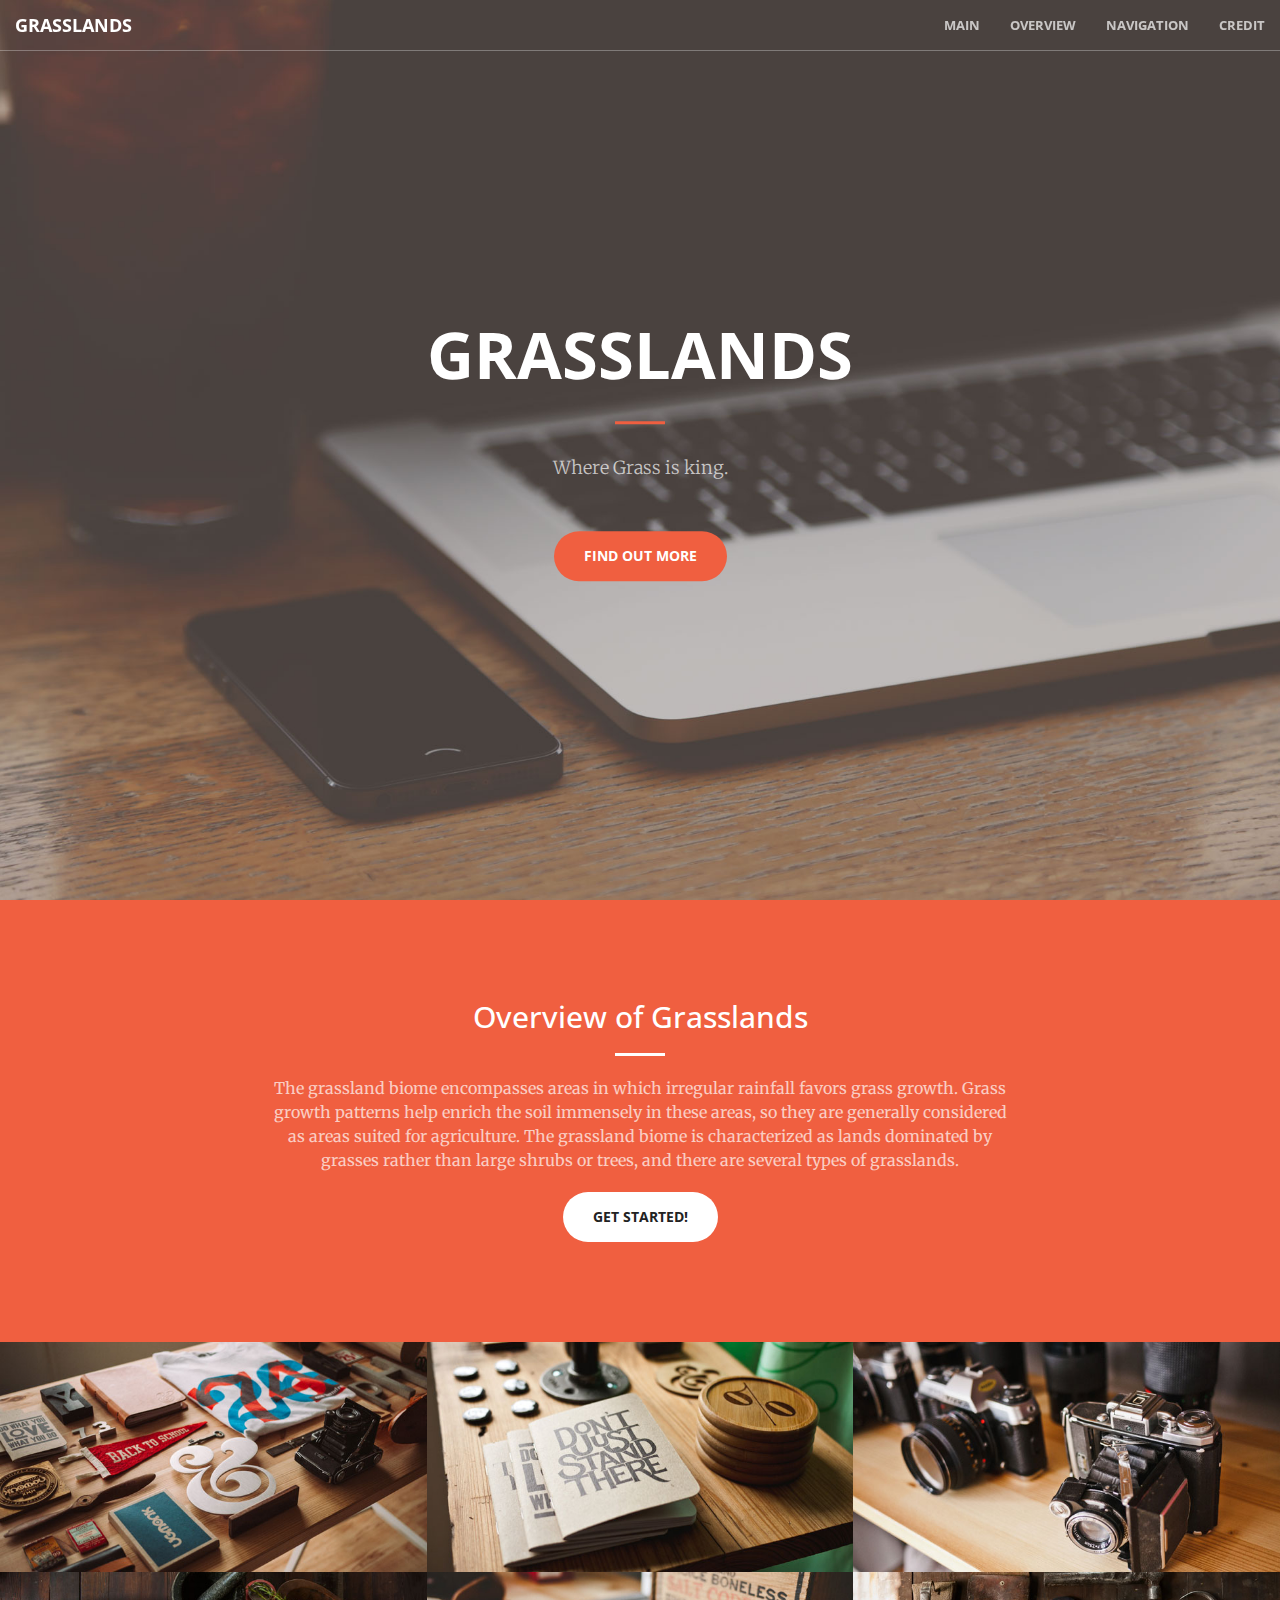
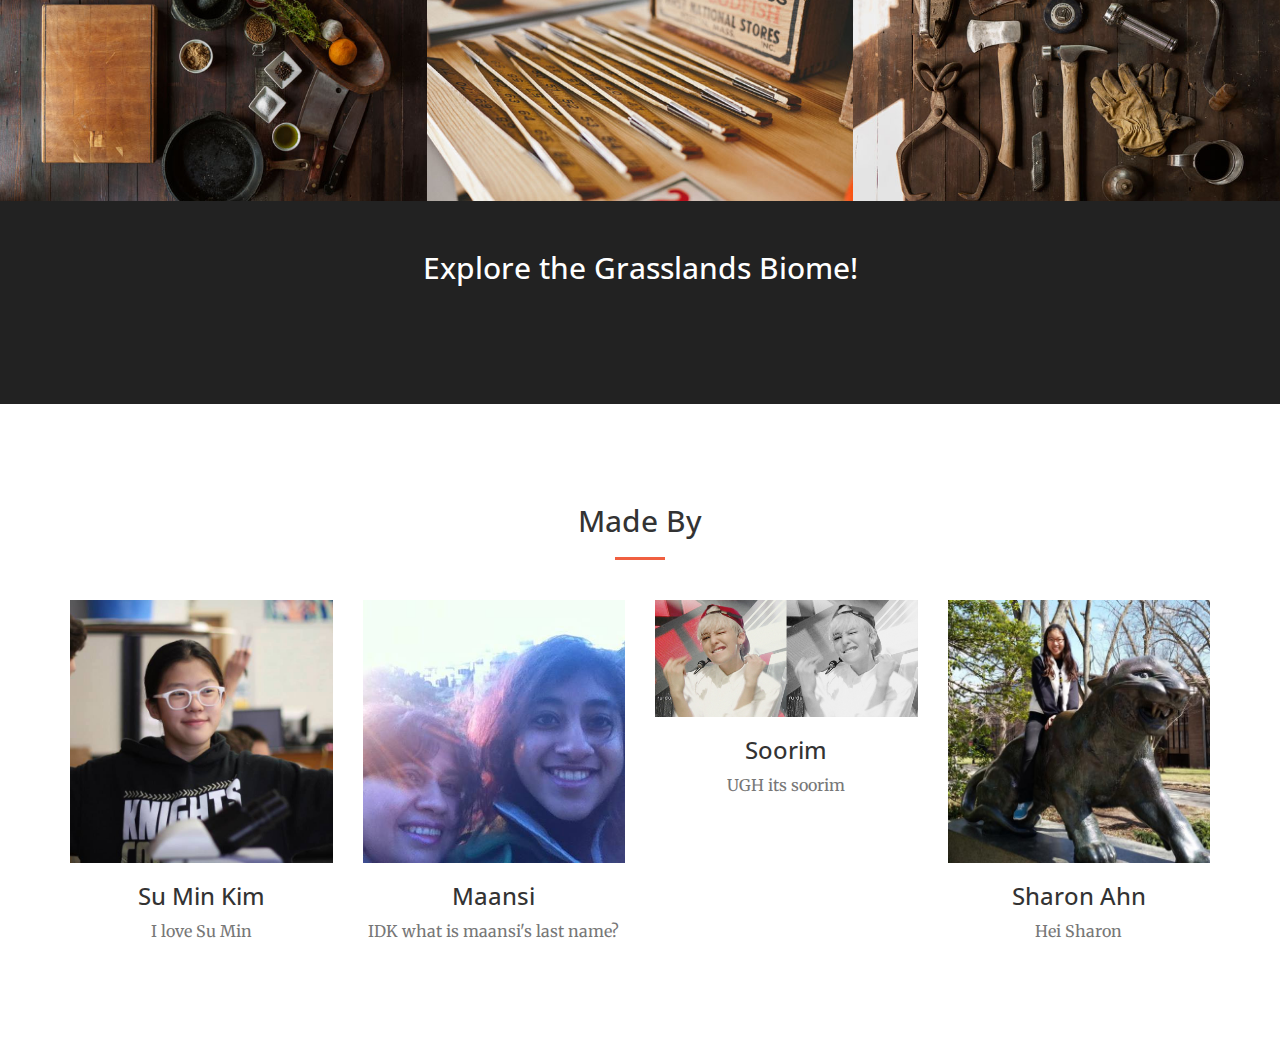
<file: index.html>
<!DOCTYPE html>
<html lang="en">

<head>

    <meta charset="utf-8">

    <title>Grasslands</title>

    <link rel="stylesheet" href="css/bootstrap.min.css" type="text/css">

    <!-- Custom Fonts -->
    <link href='http://fonts.googleapis.com/css?family=Open+Sans:300italic,400italic,600italic,700italic,800italic,400,300,600,700,800' rel='stylesheet' type='text/css'>
    <link href='http://fonts.googleapis.com/css?family=Merriweather:400,300,300italic,400italic,700,700italic,900,900italic' rel='stylesheet' type='text/css'>
    <link rel="stylesheet" href="font-awesome/css/font-awesome.min.css" type="text/css">

    <!-- Plugin CSS -->
    <link rel="stylesheet" href="css/animate.min.css" type="text/css">

    <!-- Custom CSS -->
    <link rel="stylesheet" href="css/styles.css" type="text/css">
</head>

<body id="page-top">

    
    <!-- NAV BAR -->
    <nav id="mainNav" class="navbar navbar-default navbar-fixed-top">
        <div class="container-fluid">
            <div class="navbar-header">
                <button type="button" class="navbar-toggle collapsed" data-toggle="collapse" data-target="#bs-example-navbar-collapse-1">
                    <span class="sr-only">Toggle navigation</span>
                    <span class="icon-bar"></span>
                    <span class="icon-bar"></span>
                    <span class="icon-bar"></span>
                </button>
                <a class="navbar-brand page-scroll" href="#page-top">Grasslands</a>
            </div>

            <!-- Collect the nav links, forms, and other content for toggling -->
            <div class="collapse navbar-collapse" id="bs-example-navbar-collapse-1">
                <ul class="nav navbar-nav navbar-right">
                    <li><a class="page-scroll" href="#">Main</a></li>
                    <li><a class="page-scroll" href="#about">Overview</a></li>
                    <li><a class="page-scroll" href="#portfolio">Navigation</a></li>
                    <li><a class="page-scroll" href="#services">Credit</a></li>
                </ul>
            </div>
        </div>
    </nav>
    
    <!-- Main Header --> 
    <header>
        <div class="header-content">
            <div class="header-content-inner">
                <h1>Grasslands</h1>
                <hr>
                <p>Where Grass is king.</p>
                <a href="#about" class="btn btn-primary btn-xl page-scroll">Find Out More</a>
            </div>
        </div>
    </header>

    <section class="bg-primary" id="about">
        <div class="container">
            <div class="row">
                <div class="col-lg-8 col-lg-offset-2 text-center">
                    <h2 class="section-heading">Overview of Grasslands</h2>
                    <hr class="light">
                    <p class="text-faded">The grassland biome encompasses areas in which irregular rainfall favors grass growth. Grass growth patterns help enrich the soil immensely in these areas, so they are generally considered as areas suited for agriculture. The grassland biome is characterized as lands dominated by grasses rather than large shrubs or trees, and there are several types of grasslands.
</p>
                    <a href="#portfolio" class="btn btn-default btn-xl">Get Started!</a>
                </div>
            </div>
        </div>
    </section>

    <section class="no-padding" id="portfolio">
        <div class="container-fluid">
            <div class="row no-gutter">
                <div class="col-lg-4 col-sm-6">
                    <a href="intro.html" class="portfolio-box">
                        <img src="img/portfolio/1.jpg" class="img-responsive" alt="">
                        <div class="portfolio-box-caption">
                            <div class="portfolio-box-caption-content">
                                <div class="project-category text-faded">
                                    Intro
                                </div>
                                <div class="project-name">
                                    Su Min Kim
                                </div>
                            </div>
                        </div>
                    </a>
                </div>
                <div class="col-lg-4 col-sm-6">
                    <a href="animal.html" class="portfolio-box">
                        <img src="img/portfolio/2.jpg" class="img-responsive" alt="">
                        <div class="portfolio-box-caption">
                            <div class="portfolio-box-caption-content">
                                <div class="project-category text-faded">
                                    Animal Life
                                </div>
                                <div class="project-name">
                                    Su Min Kim
                                </div>
                            </div>
                        </div>
                    </a>
                </div>
                <div class="col-lg-4 col-sm-6">
                    <a href="plant.html" class="portfolio-box">
                        <img src="img/portfolio/3.jpg" class="img-responsive" alt="">
                        <div class="portfolio-box-caption">
                            <div class="portfolio-box-caption-content">
                                <div class="project-category text-faded">
                                    Plant Life
                                </div>
                                <div class="project-name">
                                    Maansi 
                                </div>
                            </div>
                        </div>
                    </a>
                </div>
                <div class="col-lg-4 col-sm-6">
                    <a href="physical.html" class="portfolio-box">
                        <img src="img/portfolio/4.jpg" class="img-responsive" alt="">
                        <div class="portfolio-box-caption">
                            <div class="portfolio-box-caption-content">
                                <div class="project-category text-faded">
                                    Physical landscape/habitat &amp; weather
                                </div>
                                <div class="project-name">
                                    Soorim
                                </div>
                            </div>
                        </div>
                    </a>
                </div>
                <div class="col-lg-4 col-sm-6">
                    <a href="human.html" class="portfolio-box">
                        <img src="img/portfolio/5.jpg" class="img-responsive" alt="">
                        <div class="portfolio-box-caption">
                            <div class="portfolio-box-caption-content">
                                <div class="project-category text-faded">
                                    Human Influences
                                </div>
                                <div class="project-name">
                                    Sharon Ahn
                                </div>
                            </div>
                        </div>
                    </a>
                </div>
                <div class="col-lg-4 col-sm-6">
                    <a href="#" class="portfolio-box">
                        <img src="img/portfolio/6.jpg" class="img-responsive" alt="">
                        <div class="portfolio-box-caption">
                            <div class="portfolio-box-caption-content">
                                <div class="project-category text-faded">
                                    Bibliography
                                </div>
                                <div class="project-name">
                                    
                                </div>
                            </div>
                        </div>
                    </a>
                </div>
            </div>
        </div>
    </section>

    <aside class="bg-dark">
        <div class="container text-center">
            <div class="call-to-action">
                <h2>Explore the Grasslands Biome!</h2>
                <a href="intro.html" class="btn btn-default btn-xl wow tada">Intro</a>
            </div>
        </div>
    </aside>

        <section id="services">
        <div class="container">
            <div class="row">
                <div class="col-lg-12 text-center">
                    <h2 class="section-heading">Made By</h2>
                    <hr class="primary">
                </div>
            </div>
        </div>
        <div class="container">
            <div class="row">
                <div class="col-lg-3 col-md-6 text-center">
                    <div class="service-box">
                        <img src="img/credit/profile.jpg" class="credit">
                        <h3>Su Min Kim</h3>
                        <p class="text-muted">I love Su Min</p>
                    </div>
                </div>
                <div class="col-lg-3 col-md-6 text-center">
                    <div class="service-box">
                        <img src="img/credit/maansi.jpg" class="credit">
                        <h3>Maansi</h3>
                        <p class="text-muted">IDK what is maansi's last name?</p>
                    </div>
                </div>
                <div class="col-lg-3 col-md-6 text-center">
                    <div class="service-box">
                        <img src="img/credit/GD.jpg" class="credit">
                        <h3>Soorim</h3>
                        <p class="text-muted">UGH its soorim </p>
                    </div>
                </div>
                <div class="col-lg-3 col-md-6 text-center">
                    <div class="service-box">
                        <img src="img/credit/sharon.jpg" class="credit">
                        <h3>Sharon Ahn</h3>
                        <p class="text-muted">Hei Sharon</p>
                    </div>
                </div>
            </div>
        </div>
    </section>

    <!-- jQuery -->
    <script src="js/jquery.js"></script>

    <!-- Bootstrap Core JavaScript -->
    <script src="js/bootstrap.min.js"></script>

    <!-- Plugin JavaScript -->
    <script src="js/jquery.easing.min.js"></script>
    <script src="js/jquery.fittext.js"></script>
    <script src="js/wow.min.js"></script>

    <!-- Custom Theme JavaScript -->
    <script src="js/creative.js"></script>

</body>

</html>
</file>
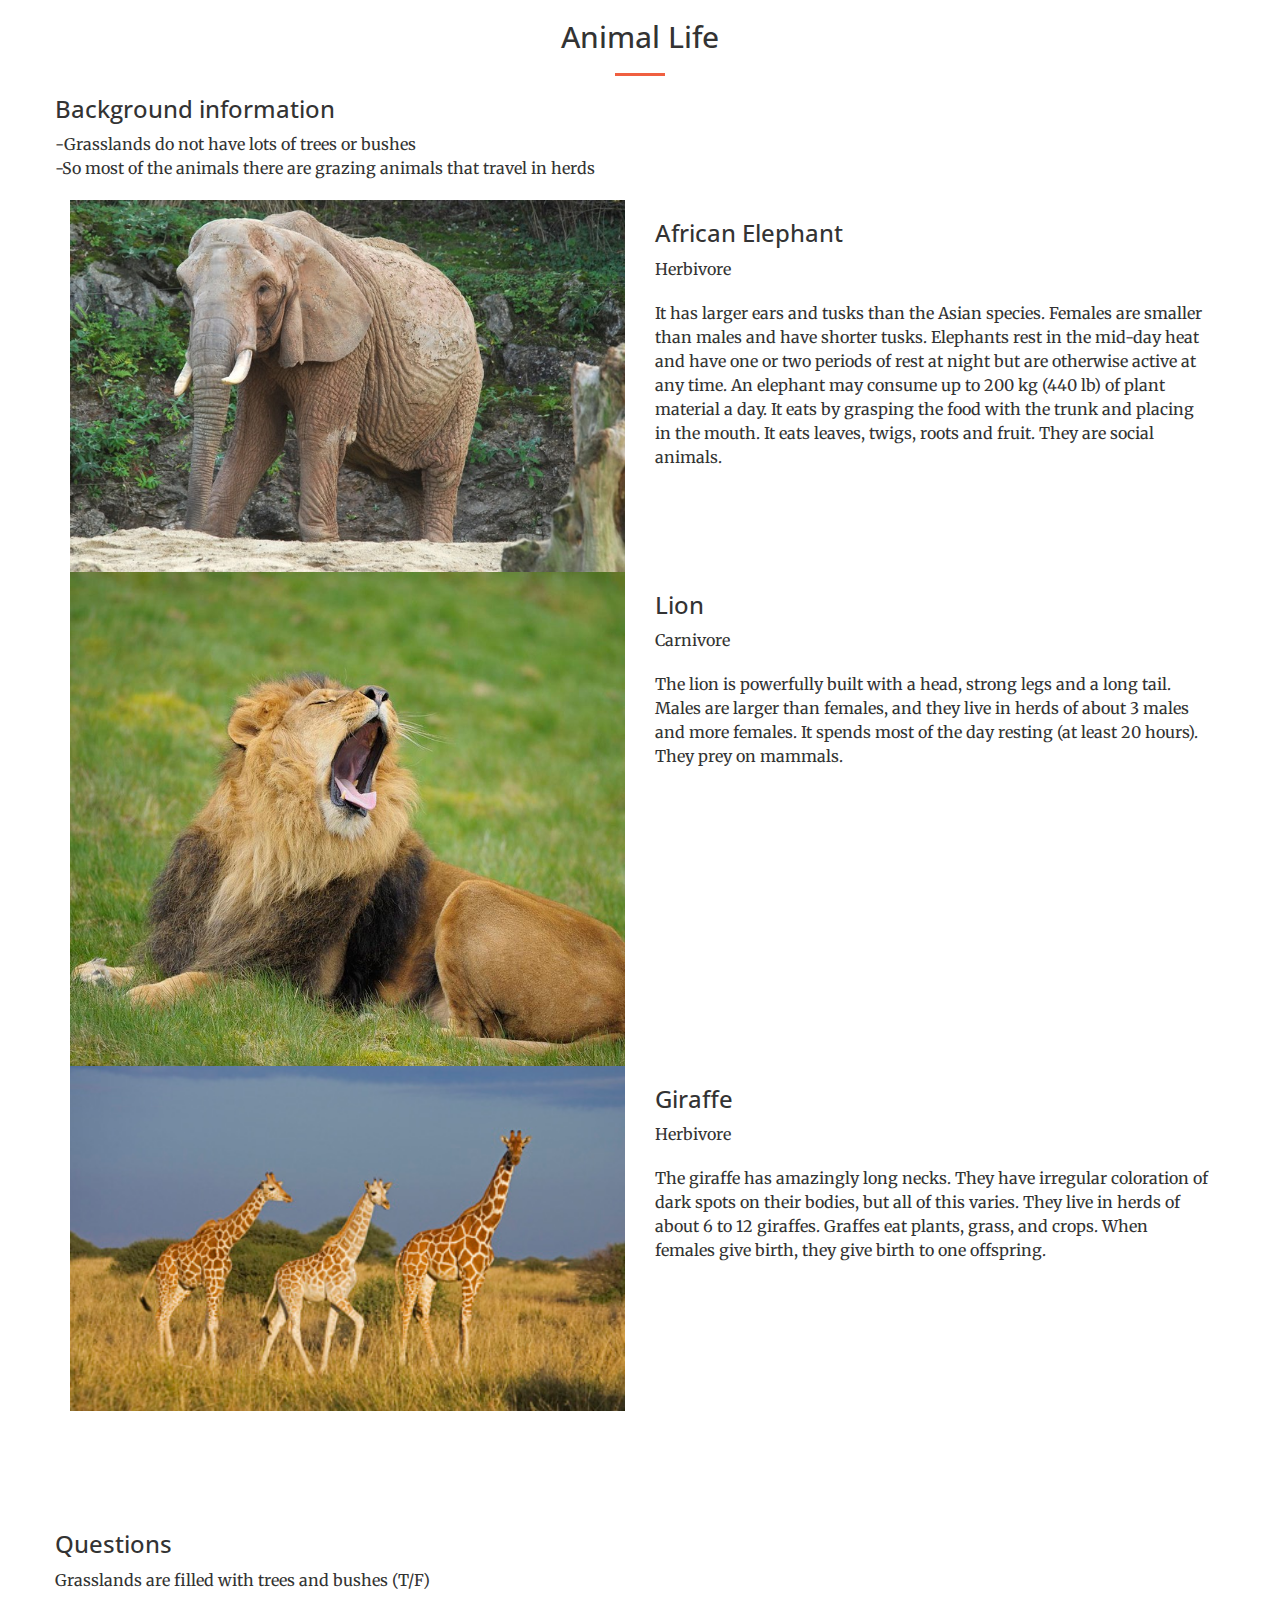
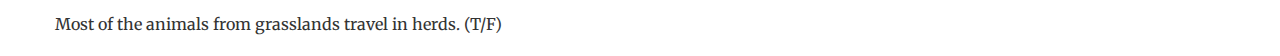
<file: animal.html>
<!DOCTYPE html>
<html lang="en">

<head>

    <meta charset="utf-8">

    <title>Grasslands</title>

    <link rel="stylesheet" href="css/bootstrap.min.css" type="text/css">

    <!-- Custom Fonts -->
    <link href='http://fonts.googleapis.com/css?family=Open+Sans:300italic,400italic,600italic,700italic,800italic,400,300,600,700,800' rel='stylesheet' type='text/css'>
    <link href='http://fonts.googleapis.com/css?family=Merriweather:400,300,300italic,400italic,700,700italic,900,900italic' rel='stylesheet' type='text/css'>
    <link rel="stylesheet" href="font-awesome/css/font-awesome.min.css" type="text/css">

    <!-- Plugin CSS -->
    <link rel="stylesheet" href="css/animate.min.css" type="text/css">

    <!-- Custom CSS -->
    <link rel="stylesheet" href="css/styles.css" type="text/css">
</head>
<body>
    <div class="container">
        <div class="row">
            <div class="col-lg-12 text-center">
                <h2 class="section-heading" style="margin-top:20px">Animal Life</h2>
                <hr class="primary">
            </div>
            <h3>Background information</h3>
            <p>-Grasslands do not have lots of trees or bushes
<br>-So most of the animals there are grazing animals that travel in herds
</p>
        </div>
            <div class="row">
                <div class="col-md-6"><img class="animal-pic" src="img/animals/1.jpeg"></div>
                <div class="col-md-6">
                    <h3>African Elephant</h3>
                    <p>Herbivore</p>
                    <p>It has larger ears and tusks than the Asian species. Females are smaller than males and have shorter tusks. Elephants rest in the mid-day heat and have one or two periods of rest at night but are otherwise active at any time. An elephant may consume up to 200 kg (440 lb) of plant material a day. It eats by grasping the food with the trunk and placing in the mouth. It eats leaves, twigs, roots and fruit. They are social animals.</p>
                </div>
            </div>
            <div class="row">
                <div class="col-md-6"><img class="animal-pic" src="img/animals/2.jpg"></div>
                <div class="col-md-6">
                    <h3>Lion</h3>
                    <p>Carnivore</p>
                    <p>The lion is powerfully built with a head, strong legs and a long tail. Males are larger than females, and they live in herds of about 3 males and more females. It spends most of the day resting (at least 20 hours). They prey on mammals.</p>
                </div>
            </div>
            <div class="row">
                <div class="col-md-6"><img class="animal-pic" src="img/animals/3.jpg"></div>
                <div class="col-md-6">
                    <h3>Giraffe</h3>
                    <p>Herbivore</p>
                    <p>The giraffe has amazingly long necks. They have irregular coloration of dark spots on their bodies, but all of this varies. They live in herds of about 6 to 12 giraffes. Graffes eat plants, grass, and crops. When females give birth, they give birth to one offspring. </p>
                </div>
            </div>
            <div class="row" style="margin-top:100px">
                <h3>Questions</h3>
                <p>Grasslands are filled with trees and bushes (T/F)</p>
                <p>Most of the animals from grasslands travel in herds. (T/F)</p>
            </div>
        </div>
</body>
</html>
</file>
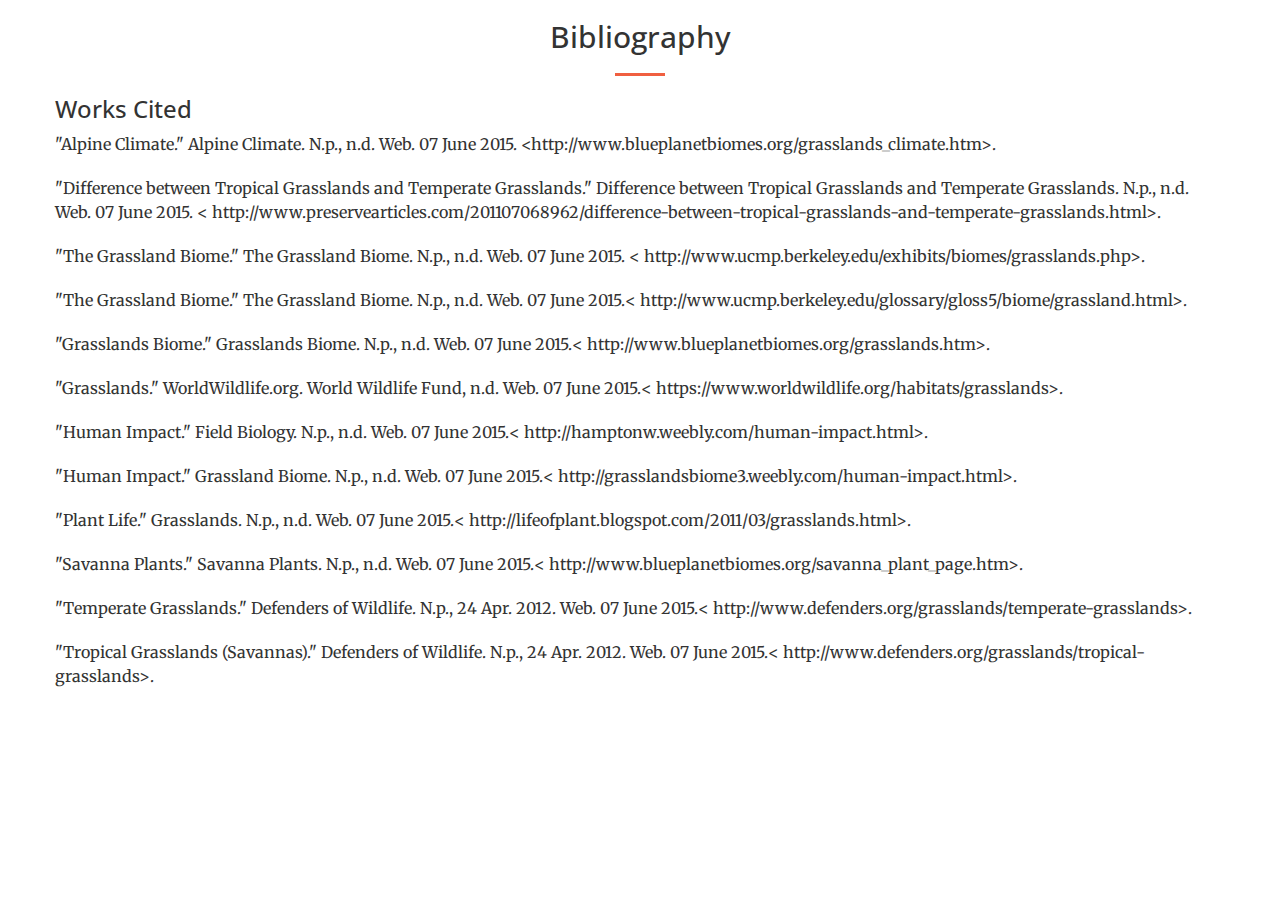
<file: bibliography.html>
<!DOCTYPE html>
<html lang="en">

<head>

    <meta charset="utf-8">

    <title>Grasslands</title>

    <link rel="stylesheet" href="css/bootstrap.min.css" type="text/css">

    <!-- Custom Fonts -->
    <link href='http://fonts.googleapis.com/css?family=Open+Sans:300italic,400italic,600italic,700italic,800italic,400,300,600,700,800' rel='stylesheet' type='text/css'>
    <link href='http://fonts.googleapis.com/css?family=Merriweather:400,300,300italic,400italic,700,700italic,900,900italic' rel='stylesheet' type='text/css'>
    <link rel="stylesheet" href="font-awesome/css/font-awesome.min.css" type="text/css">

    <!-- Plugin CSS -->
    <link rel="stylesheet" href="css/animate.min.css" type="text/css">

    <!-- Custom CSS -->
    <link rel="stylesheet" href="css/styles.css" type="text/css">
</head>
<body>
    <div class="container">
    <div class="row">
        <div class="col-lg-12 text-center">
            <h2 class="section-heading" style="margin-top:20px">Bibliography</h2>
            <hr class="primary">
        </div>
        <h3>Works Cited</h3>

    <p>"Alpine Climate." Alpine Climate. N.p., n.d. Web. 07 June 2015. &lt;http://www.blueplanetbiomes.org/grasslands_climate.htm&gt;. </p><p>
"Difference between Tropical Grasslands and Temperate Grasslands." Difference between Tropical Grasslands and Temperate Grasslands. N.p., n.d. Web. 07 June 2015. &lt; http://www.preservearticles.com/201107068962/difference-between-tropical-grasslands-and-temperate-grasslands.html&gt;.</p><p>
        
"The Grassland Biome." The Grassland Biome. N.p., n.d. Web. 07 June 2015. &lt; http://www.ucmp.berkeley.edu/exhibits/biomes/grasslands.php&gt;.</p><p>
        
"The Grassland Biome." The Grassland Biome. N.p., n.d. Web. 07 June 2015.&lt; http://www.ucmp.berkeley.edu/glossary/gloss5/biome/grassland.html&gt;.</p><p>
        
"Grasslands Biome." Grasslands Biome. N.p., n.d. Web. 07 June 2015.&lt; http://www.blueplanetbiomes.org/grasslands.htm&gt;.</p><p>
        
"Grasslands." WorldWildlife.org. World Wildlife Fund, n.d. Web. 07 June 2015.&lt; https://www.worldwildlife.org/habitats/grasslands&gt;.</p><p>
        
"Human Impact." Field Biology. N.p., n.d. Web. 07 June 2015.&lt; 
http://hamptonw.weebly.com/human-impact.html&gt;.</p><p>
        
"Human Impact." Grassland Biome. N.p., n.d. Web. 07 June 2015.&lt; 
http://grasslandsbiome3.weebly.com/human-impact.html&gt;.</p><p>
        
"Plant Life." Grasslands. N.p., n.d. Web. 07 June 2015.&lt;
http://lifeofplant.blogspot.com/2011/03/grasslands.html&gt;.</p><p>
        
"Savanna Plants." Savanna Plants. N.p., n.d. Web. 07 June 2015.&lt; http://www.blueplanetbiomes.org/savanna_plant_page.htm&gt;.</p><p>
        
"Temperate Grasslands." Defenders of Wildlife. N.p., 24 Apr. 2012. Web. 07 June 2015.&lt; http://www.defenders.org/grasslands/temperate-grasslands&gt;.</p><p>
        
"Tropical Grasslands (Savannas)." Defenders of Wildlife. N.p., 24 Apr. 2012. Web. 07 June 2015.&lt; http://www.defenders.org/grasslands/tropical-grasslands&gt;.</p><p>
        </p>
    </div>
    </div>
</body>
</file>
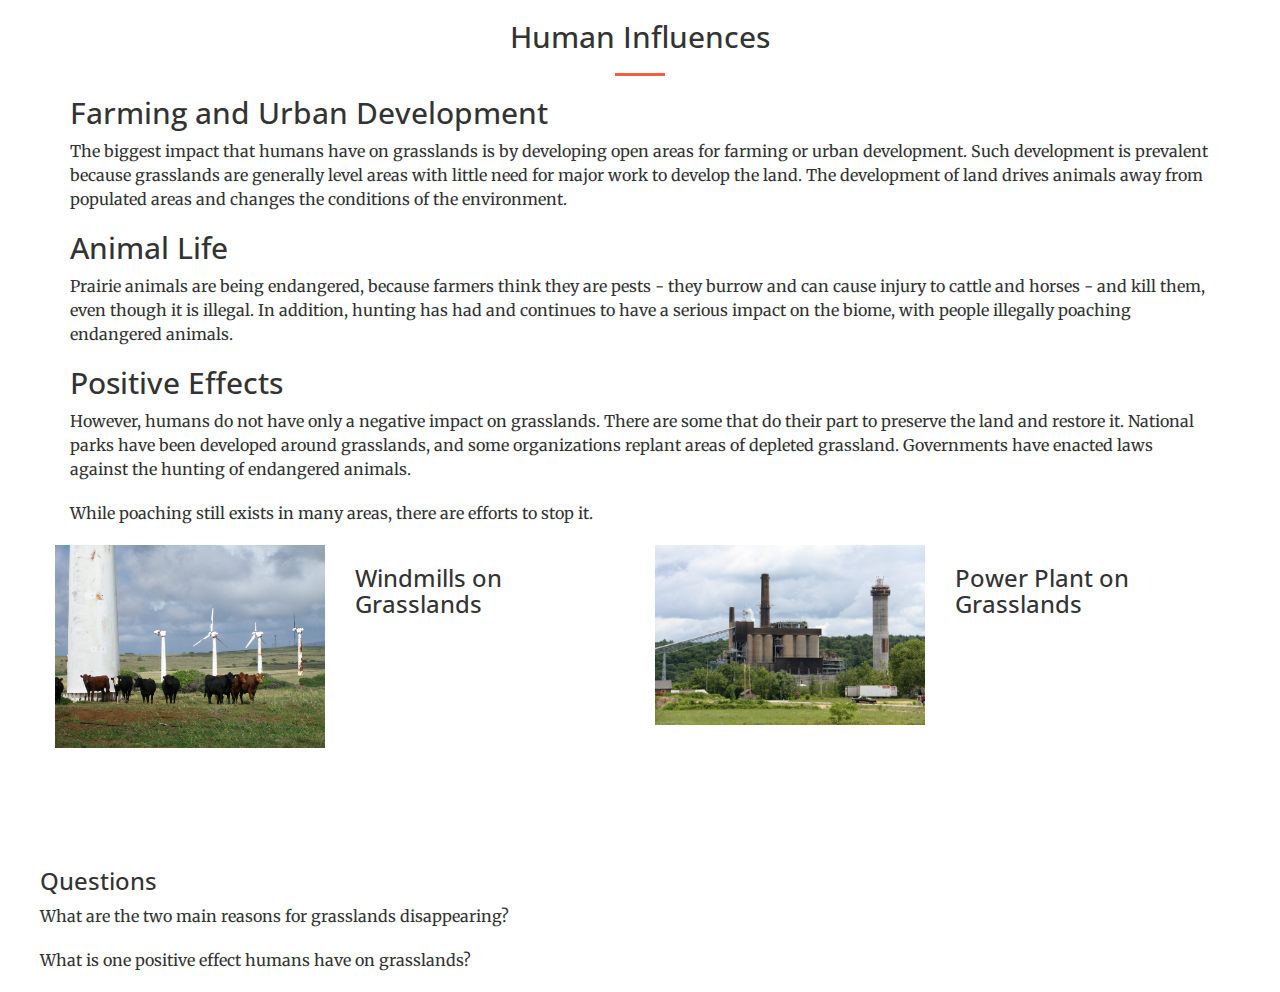
<file: human.html>
<!DOCTYPE html>
<html lang="en">

<head>

    <meta charset="utf-8">

    <title>Grasslands</title>

    <link rel="stylesheet" href="css/bootstrap.min.css" type="text/css">

    <!-- Custom Fonts -->
    <link href='http://fonts.googleapis.com/css?family=Open+Sans:300italic,400italic,600italic,700italic,800italic,400,300,600,700,800' rel='stylesheet' type='text/css'>
    <link href='http://fonts.googleapis.com/css?family=Merriweather:400,300,300italic,400italic,700,700italic,900,900italic' rel='stylesheet' type='text/css'>
    <link rel="stylesheet" href="font-awesome/css/font-awesome.min.css" type="text/css">

    <!-- Plugin CSS -->
    <link rel="stylesheet" href="css/animate.min.css" type="text/css">

    <!-- Custom CSS -->
    <link rel="stylesheet" href="css/styles.css" type="text/css">
</head>
<body>
    <div class="container">
        <div class="row">
            <div class="col-lg-12">
                <h2 class="section-heading text-center" style="margin-top:20px">Human Influences</h2>
                <hr class="primary">
                
                <h2>Farming and Urban Development</h2>
                <p>The biggest impact that humans have on grasslands is by developing open areas for farming or urban development. Such development is prevalent because grasslands are generally level areas with little need for major work to develop the land. The development of land drives animals away from populated areas and changes the conditions of the environment.</p>
                
                <h2>Animal Life</h2>
                <p>Prairie animals are being endangered, because farmers think they are pests - they burrow and can cause injury to cattle and horses - and kill them, even though it is illegal. In addition, hunting has had and continues to have a serious impact on the biome, with people illegally poaching endangered animals.</p>
                
                <h2>Positive Effects</h2>
                <p>However, humans do not have only a negative impact on grasslands. There are some that do their part to preserve the land and restore it. National parks have been developed around grasslands, and some organizations replant areas of depleted grassland. Governments have enacted laws against the hunting of endangered animals.</p>                      <p>While poaching still exists in many areas, there are efforts to stop it.</p>
            </div>
            
            <div class="row">
                <div class="col-md-3"><img class="animal-pic" src="img/human/1.jpg"></div>
                <div class="col-md-3">
                    <h3>Windmills on Grasslands</h3>
                </div>

                <div class="col-md-3"><img class="animal-pic" src="img/human/2.jpg"></div>
                <div class="col-md-3">
                    <h3>Power Plant on Grasslands</h3>
                </div>
            </div>
            
            <div class="row" style="margin-top:100px">
                <h3>Questions</h3>
                <p>What are the two main reasons for grasslands disappearing?</p>
                <p>What is one positive effect humans have on grasslands?</p>
            </div>
            
        </div>
    </div>
</body>
</html>
</file>
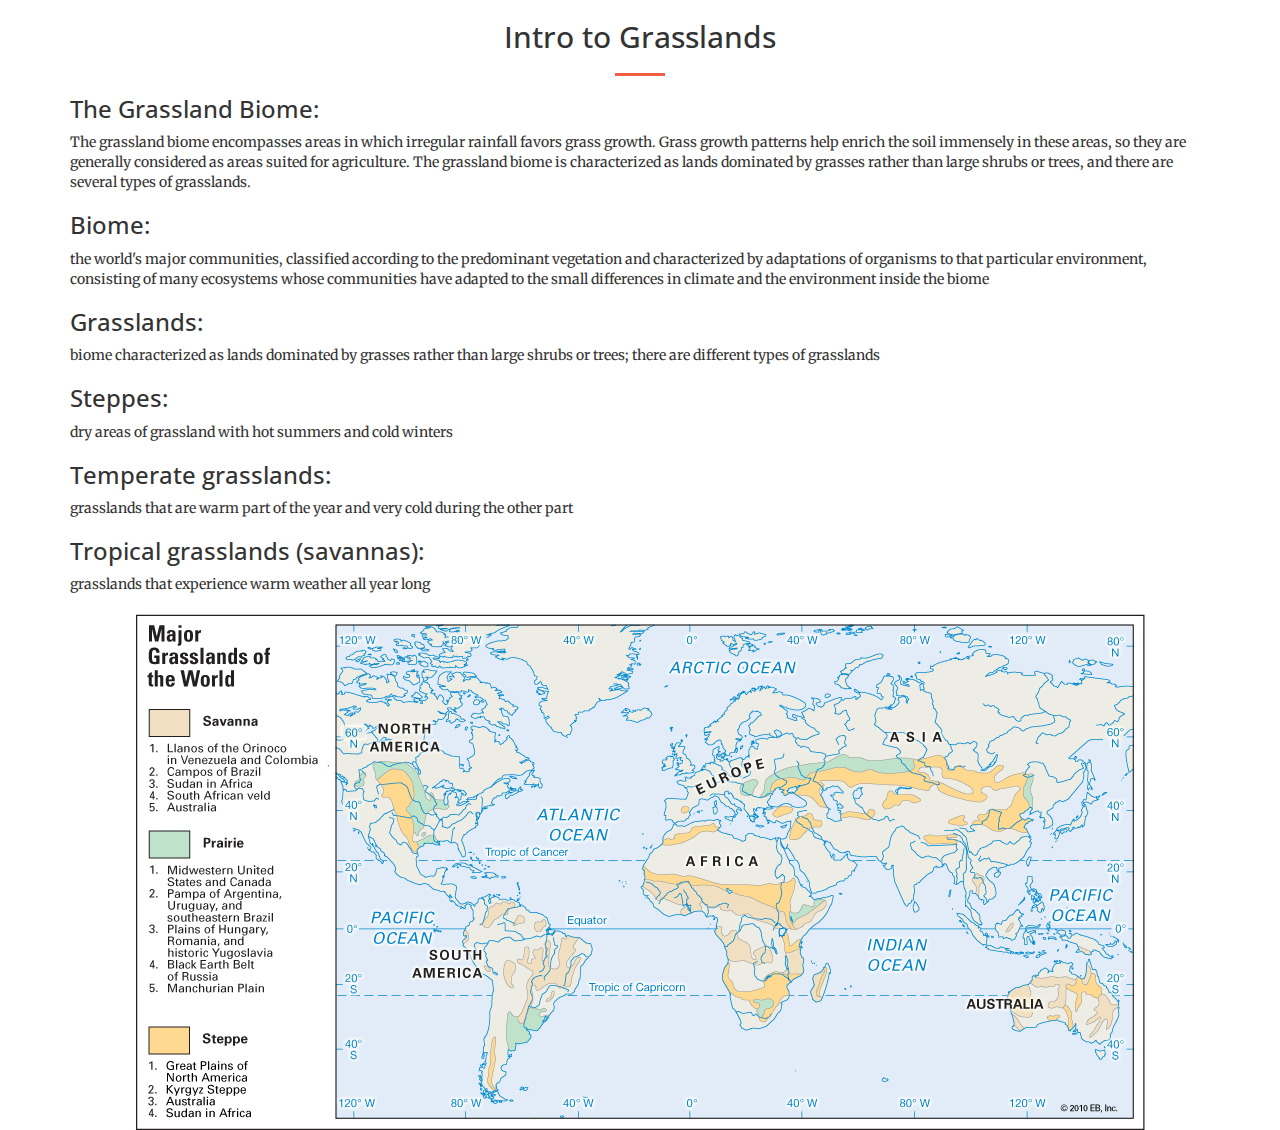
<file: intro.html>
<!DOCTYPE html>
<html lang="en">

<head>

    <meta charset="utf-8">

    <title>Grasslands</title>

    <link rel="stylesheet" href="css/bootstrap.min.css" type="text/css">

    <!-- Custom Fonts -->
    <link href='http://fonts.googleapis.com/css?family=Open+Sans:300italic,400italic,600italic,700italic,800italic,400,300,600,700,800' rel='stylesheet' type='text/css'>
    <link href='http://fonts.googleapis.com/css?family=Merriweather:400,300,300italic,400italic,700,700italic,900,900italic' rel='stylesheet' type='text/css'>
    <link rel="stylesheet" href="font-awesome/css/font-awesome.min.css" type="text/css">

    <!-- Plugin CSS -->
    <link rel="stylesheet" href="css/animate.min.css" type="text/css">

    <!-- Custom CSS -->
    <link rel="stylesheet" href="css/styles.css" type="text/css">
</head>
<body>
    <div class="container">
            <div class="row">
                <div class="col-lg-12 text-center">
                    <h2 class="section-heading" style="margin-top:20px;">Intro to Grasslands</h2>
                    <hr class="primary">
                    <div class="terms" style="text-align:left;">
                    <p><h3>The Grassland Biome:</h3>
The grassland biome encompasses areas in which irregular rainfall favors grass growth. Grass growth patterns help enrich the soil immensely in these areas, so they are generally considered as areas suited for agriculture. The grassland biome is characterized as lands dominated by grasses rather than large shrubs or trees, and there are several types of grasslands.
</p>
                    <p><h3>Biome:</h3>
                the world's major communities, classified according to the predominant vegetation and characterized by adaptations of organisms to that particular environment, consisting of many ecosystems whose communities have adapted to the small differences in climate and the environment inside the biome
</p>
                    <p><h3>Grasslands:</h3>
        biome characterized as lands dominated by grasses rather than large shrubs or trees; there are different types of grasslands
</p>
                    <p><h3>Steppes:</h3>
        dry areas of grassland with hot summers and cold winters</p>
                    <p><h3>Temperate grasslands:</h3>
        grasslands that are warm part of the year and very cold during the other part
</p>                
                    <p><h3>Tropical grasslands (savannas):</h3>
        grasslands that experience warm weather all year long
</p>
                </div>
                <img src="img/map.gif" alt="Where Grasslands are located">
                </div>
            </div>
        </div>
</body>
</html>
</file>
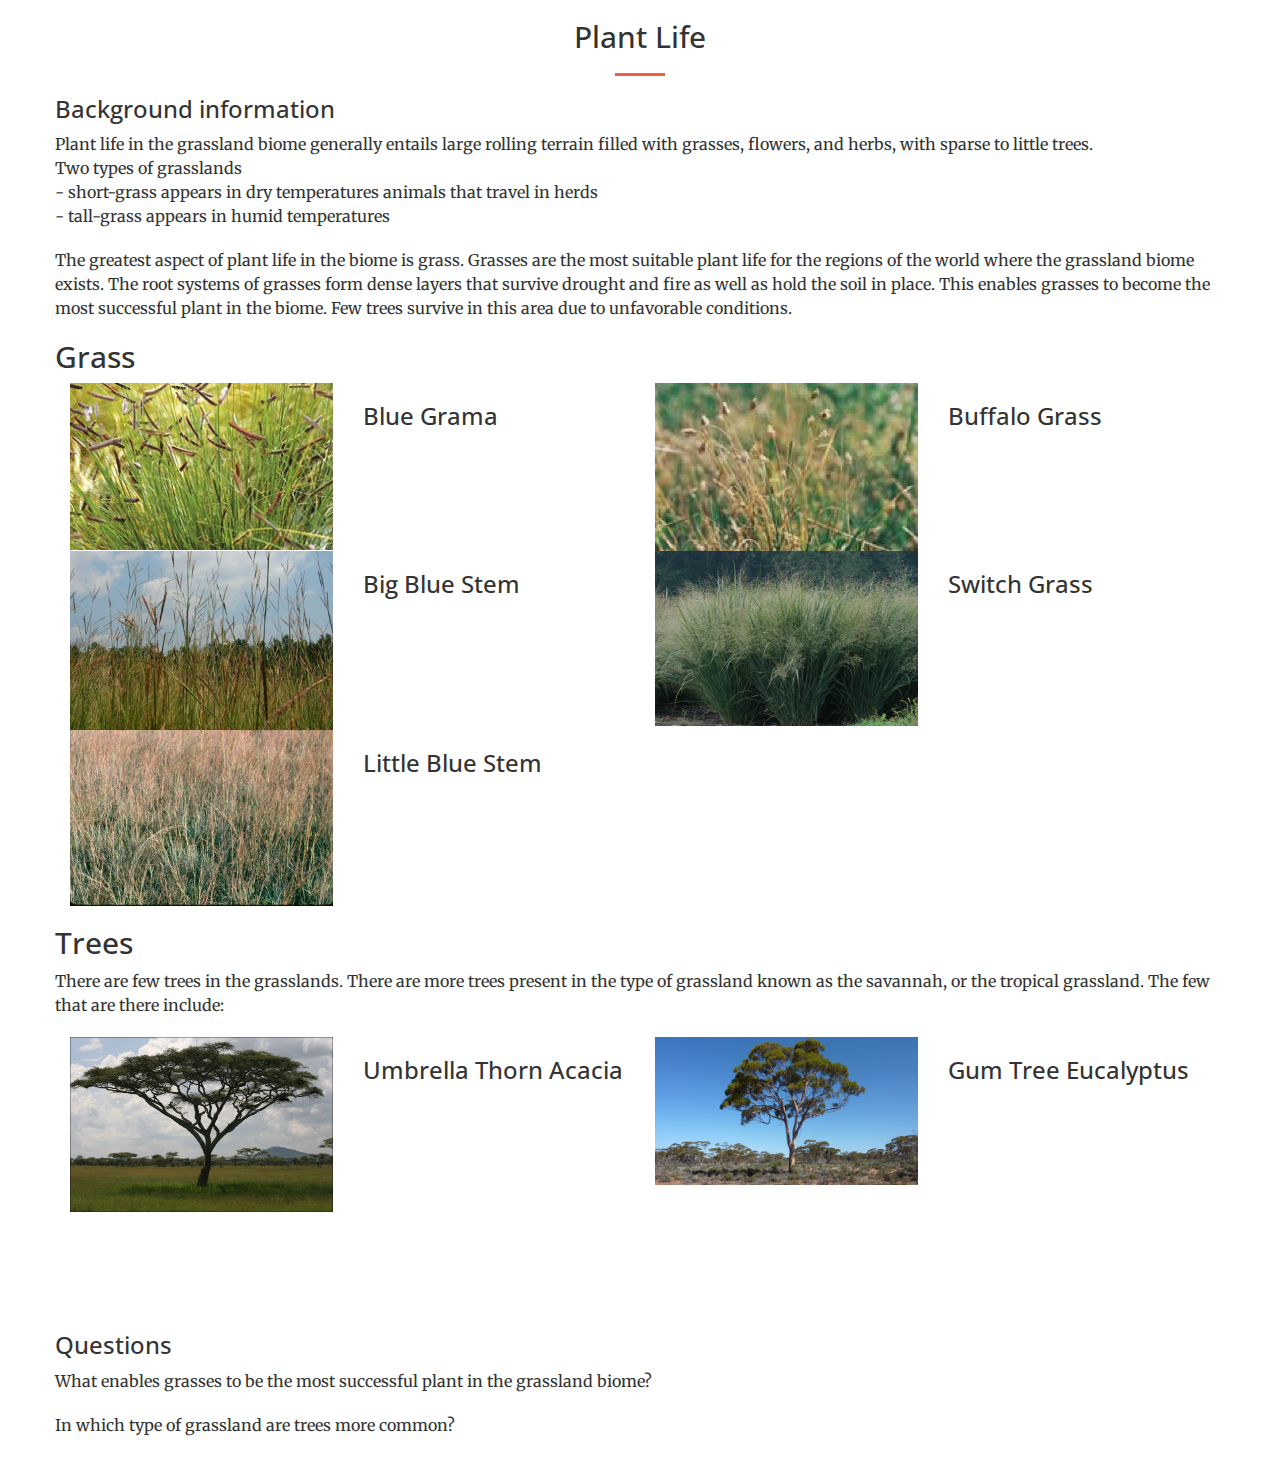
<file: plant.html>
<!DOCTYPE html>
<html lang="en">

<head>

    <meta charset="utf-8">

    <title>Grasslands</title>

    <link rel="stylesheet" href="css/bootstrap.min.css" type="text/css">

    <!-- Custom Fonts -->
    <link href='http://fonts.googleapis.com/css?family=Open+Sans:300italic,400italic,600italic,700italic,800italic,400,300,600,700,800' rel='stylesheet' type='text/css'>
    <link href='http://fonts.googleapis.com/css?family=Merriweather:400,300,300italic,400italic,700,700italic,900,900italic' rel='stylesheet' type='text/css'>
    <link rel="stylesheet" href="font-awesome/css/font-awesome.min.css" type="text/css">

    <!-- Plugin CSS -->
    <link rel="stylesheet" href="css/animate.min.css" type="text/css">

    <!-- Custom CSS -->
    <link rel="stylesheet" href="css/styles.css" type="text/css">
</head>
<body>
    <div class="container">
        <div class="row">
            <div class="col-lg-12 text-center">
                <h2 class="section-heading" style="margin-top:20px">Plant Life</h2>
                <hr class="primary">
            </div>
            <h3>Background information</h3>
            <p>Plant life in the grassland biome generally entails large rolling terrain filled with grasses, flowers, and herbs, with sparse to little trees.
            <br>Two types of grasslands 
            <br>- short-grass appears in dry temperatures
 animals that travel in herds
            <br>- tall-grass appears in humid temperatures
</p>
            <p>The greatest aspect of plant life in the biome is grass. Grasses are the most suitable plant life for the regions of the world where the grassland biome exists. The root systems of grasses form dense layers that survive drought and fire as well as hold the soil in place. This enables grasses to become the most successful plant in the biome. Few trees survive in this area due to unfavorable conditions.
</p>
            <h2>Grass</h2>
        </div>
            
        <div class="row">
            <div class="col-md-3"><img class="animal-pic" src="img/plants/g1.png"></div>
            <div class="col-md-3">
                <h3>Blue Grama</h3>
            </div>

            <div class="col-md-3"><img class="animal-pic" src="img/plants/g2.png"></div>
            <div class="col-md-3">
                <h3>Buffalo Grass</h3>
            </div>
        </div>
        <div class="row">
            <div class="col-md-3"><img class="animal-pic" src="img/plants/g3.png"></div>
            <div class="col-md-3">
                <h3>Big Blue Stem</h3>
            </div>

            <div class="col-md-3"><img class="animal-pic" src="img/plants/g4.jpg"></div>
            <div class="col-md-3">
                <h3>Switch Grass</h3>
            </div>
        </div>
        <div class="row">
            <div class="col-md-3"><img class="animal-pic" src="img/plants/g5.jpg"></div>
            <div class="col-md-3">
                <h3>Little Blue Stem</h3>
            </div>
        </div>

        <div class="row">
            <h2>Trees</h2>
            <p>There are few trees in the grasslands. There are more trees present in the type of grassland known as the savannah, or the tropical grassland. The few that are there include:</p>
        </div>
        <div class="row">
            <div class="col-md-3"><img class="animal-pic" src="img/plants/t1.jpg"></div>
            <div class="col-md-3">
                <h3>Umbrella Thorn Acacia</h3>
            </div>

            <div class="col-md-3"><img class="animal-pic" src="img/plants/t2.jpg"></div>
            <div class="col-md-3">
                <h3>Gum Tree Eucalyptus</h3>
            </div>
        </div>
        <div class="row" style="margin-top:100px">
            <h3>Questions</h3>
            <p>What enables grasses to be the most successful plant in the grassland biome?</p>
            <p>In which type of grassland are trees more common?</p>
        </div>
    </div>
</body>
</html>
</file>
<file: css/styles.css>
html,
body {
    width: 100%;
    height: 100%;
}

body {
    font-family: Merriweather,'Helvetica Neue',Arial,sans-serif;
}

hr {
    max-width: 50px;
    border-color: #f05f40;
    border-width: 3px;
}

hr.light {
    border-color: #fff;
}

a {
    color: #f05f40;
    -webkit-transition: all .35s;
    -moz-transition: all .35s;
    transition: all .35s;
}

a:hover,
a:focus {
    color: #eb3812;
}

h1,
h2,
h3,
h4,
h5,
h6 {
    font-family: 'Open Sans','Helvetica Neue',Arial,sans-serif;
}

p {
    margin-bottom: 20px;
    font-size: 16px;
    line-height: 1.5;
}

.bg-primary {
    background-color: #f05f40;
}

.bg-dark {
    color: #fff;
    background-color: #222;
}

.text-faded {
    color: rgba(255,255,255,.7);
}

section {
    padding: 100px 0;
}

aside {
    padding: 50px 0;
}

.no-padding {
    padding: 0;
}

.navbar-default {
    border-color: rgba(34,34,34,.05);
    font-family: 'Open Sans','Helvetica Neue',Arial,sans-serif;
    background-color: #fff;
    -webkit-transition: all .35s;
    -moz-transition: all .35s;
    transition: all .35s;
}

.navbar-default .navbar-header .navbar-brand {
    text-transform: uppercase;
    font-family: 'Open Sans','Helvetica Neue',Arial,sans-serif;
    font-weight: 700;
    color: #f05f40;
}

.navbar-default .navbar-header .navbar-brand:hover,
.navbar-default .navbar-header .navbar-brand:focus {
    color: #eb3812;
}

.navbar-default .nav > li>a,
.navbar-default .nav>li>a:focus {
    text-transform: uppercase;
    font-size: 13px;
    font-weight: 700;
    color: #222;
}

.navbar-default .nav > li>a:hover,
.navbar-default .nav>li>a:focus:hover {
    color: #f05f40;
}

.navbar-default .nav > li.active>a,
.navbar-default .nav>li.active>a:focus {
    color: #f05f40!important;
    background-color: transparent;
}

.navbar-default .nav > li.active>a:hover,
.navbar-default .nav>li.active>a:focus:hover {
    background-color: transparent;
}

@media(min-width:768px) {
    .navbar-default {
        border-color: rgba(255,255,255,.3);
        background-color: transparent;
    }

    .navbar-default .navbar-header .navbar-brand {
        color: rgba(255,255,255,.7);
    }

    .navbar-default .navbar-header .navbar-brand:hover,
    .navbar-default .navbar-header .navbar-brand:focus {
        color: #fff;
    }

    .navbar-default .nav > li>a,
    .navbar-default .nav>li>a:focus {
        color: rgba(255,255,255,.7);
    }

    .navbar-default .nav > li>a:hover,
    .navbar-default .nav>li>a:focus:hover {
        color: #fff;
    }

    .navbar-default.affix {
        border-color: rgba(34,34,34,.05);
        background-color: #fff;
    }

    .navbar-default.affix .navbar-header .navbar-brand {
        font-size: 14px;
        color: #f05f40;
    }

    .navbar-default.affix .navbar-header .navbar-brand:hover,
    .navbar-default.affix .navbar-header .navbar-brand:focus {
        color: #eb3812;
    }

    .navbar-default.affix .nav > li>a,
    .navbar-default.affix .nav>li>a:focus {
        color: #222;
    }

    .navbar-default.affix .nav > li>a:hover,
    .navbar-default.affix .nav>li>a:focus:hover {
        color: #f05f40;
    }
}

header {
    position: relative;
    width: 100%;
    min-height: auto;
    text-align: center;
    color: #fff;
    background-image: url(../img/header.jpg);
    background-position: center;
    -webkit-background-size: cover;
    -moz-background-size: cover;
    background-size: cover;
    -o-background-size: cover;
}

header .header-content {
    position: relative;
    width: 100%;
    padding: 100px 15px;
    text-align: center;
}

header .header-content .header-content-inner h1 {
    margin-top: 0;
    margin-bottom: 0;
    text-transform: uppercase;
    font-weight: 700;
}

header .header-content .header-content-inner hr {
    margin: 30px auto;
}

header .header-content .header-content-inner p {
    margin-bottom: 50px;
    font-size: 16px;
    font-weight: 300;
    color: rgba(255,255,255,.7);
}

@media(min-width:768px) {
    header {
        min-height: 100%;
    }

    header .header-content {
        position: absolute;
        top: 50%;
        padding: 0 50px;
        -webkit-transform: translateY(-50%);
        -ms-transform: translateY(-50%);
        transform: translateY(-50%);
    }

    header .header-content .header-content-inner {
        margin-right: auto;
        margin-left: auto;
        max-width: 1000px;
    }

    header .header-content .header-content-inner p {
        margin-right: auto;
        margin-left: auto;
        max-width: 80%;
        font-size: 18px;
    }
}

.section-heading {
    margin-top: 0;
}

.service-box {
    margin: 50px auto 0;
    max-width: 400px;
}

@media(min-width:992px) {
    .service-box {
        margin: 20px auto 0;
    }
}

.service-box p {
    margin-bottom: 0;
}

.portfolio-box {
    display: block;
    position: relative;
    margin: 0 auto;
    max-width: 650px;
}

.portfolio-box .portfolio-box-caption {
    display: block;
    position: absolute;
    bottom: 0;
    width: 100%;
    height: 100%;
    text-align: center;
    color: #fff;
    opacity: 0;
    background: rgba(240,95,64,.9);
    -webkit-transition: all .35s;
    -moz-transition: all .35s;
    transition: all .35s;
}

.portfolio-box .portfolio-box-caption .portfolio-box-caption-content {
    position: absolute;
    top: 50%;
    width: 100%;
    text-align: center;
    transform: translateY(-50%);
}

.portfolio-box .portfolio-box-caption .portfolio-box-caption-content .project-category,
.portfolio-box .portfolio-box-caption .portfolio-box-caption-content .project-name {
    padding: 0 15px;
    font-family: 'Open Sans','Helvetica Neue',Arial,sans-serif;
}

.portfolio-box .portfolio-box-caption .portfolio-box-caption-content .project-category {
    text-transform: uppercase;
    font-size: 14px;
    font-weight: 600;
}

.portfolio-box .portfolio-box-caption .portfolio-box-caption-content .project-name {
    font-size: 18px;
}

.portfolio-box:hover .portfolio-box-caption {
    opacity: 1;
}

@media(min-width:768px) {
    .portfolio-box .portfolio-box-caption .portfolio-box-caption-content .project-category {
        font-size: 16px;
    }

    .portfolio-box .portfolio-box-caption .portfolio-box-caption-content .project-name {
        font-size: 22px;
    }
}

.call-to-action h2 {
    margin: 0 auto 20px;
}

.text-primary {
    color: #f05f40;
}

.no-gutter > [class*=col-] {
    padding-right: 0;
    padding-left: 0;
}

.btn-default {
    border-color: #fff;
    color: #222;
    background-color: #fff;
    -webkit-transition: all .35s;
    -moz-transition: all .35s;
    transition: all .35s;
}

.btn-default:hover,
.btn-default:focus,
.btn-default.focus,
.btn-default:active,
.btn-default.active,
.open > .dropdown-toggle.btn-default {
    border-color: #ededed;
    color: #222;
    background-color: #f2f2f2;
}

.btn-default:active,
.btn-default.active,
.open > .dropdown-toggle.btn-default {
    background-image: none;
}

.btn-default.disabled,
.btn-default[disabled],
fieldset[disabled] .btn-default,
.btn-default.disabled:hover,
.btn-default[disabled]:hover,
fieldset[disabled] .btn-default:hover,
.btn-default.disabled:focus,
.btn-default[disabled]:focus,
fieldset[disabled] .btn-default:focus,
.btn-default.disabled.focus,
.btn-default[disabled].focus,
fieldset[disabled] .btn-default.focus,
.btn-default.disabled:active,
.btn-default[disabled]:active,
fieldset[disabled] .btn-default:active,
.btn-default.disabled.active,
.btn-default[disabled].active,
fieldset[disabled] .btn-default.active {
    border-color: #fff;
    background-color: #fff;
}

.btn-default .badge {
    color: #fff;
    background-color: #222;
}

.btn-primary {
    border-color: #f05f40;
    color: #fff;
    background-color: #f05f40;
    -webkit-transition: all .35s;
    -moz-transition: all .35s;
    transition: all .35s;
}

.btn-primary:hover,
.btn-primary:focus,
.btn-primary.focus,
.btn-primary:active,
.btn-primary.active,
.open > .dropdown-toggle.btn-primary {
    border-color: #ed431f;
    color: #fff;
    background-color: #ee4b28;
}

.btn-primary:active,
.btn-primary.active,
.open > .dropdown-toggle.btn-primary {
    background-image: none;
}

.btn-primary.disabled,
.btn-primary[disabled],
fieldset[disabled] .btn-primary,
.btn-primary.disabled:hover,
.btn-primary[disabled]:hover,
fieldset[disabled] .btn-primary:hover,
.btn-primary.disabled:focus,
.btn-primary[disabled]:focus,
fieldset[disabled] .btn-primary:focus,
.btn-primary.disabled.focus,
.btn-primary[disabled].focus,
fieldset[disabled] .btn-primary.focus,
.btn-primary.disabled:active,
.btn-primary[disabled]:active,
fieldset[disabled] .btn-primary:active,
.btn-primary.disabled.active,
.btn-primary[disabled].active,
fieldset[disabled] .btn-primary.active {
    border-color: #f05f40;
    background-color: #f05f40;
}

.btn-primary .badge {
    color: #f05f40;
    background-color: #fff;
}

.btn {
    border: 0;
    border-radius: 300px;
    text-transform: uppercase;
    font-family: 'Open Sans','Helvetica Neue',Arial,sans-serif;
    font-weight: 700;
}

.btn-xl {
    padding: 15px 30px;
}

::-moz-selection {
    text-shadow: none;
    color: #fff;
    background: #222;
}

::selection {
    text-shadow: none;
    color: #fff;
    background: #222;
}

img::selection {
    color: #fff;
    background: 0 0;
}

img::-moz-selection {
    color: #fff;
    background: 0 0;
}

body {
    webkit-tap-highlight-color: #222;
}

/* ANIMAL.HTML */
.animal-pic {
    width: 100%;
    height: 100%;
}

.credit {
    width: 100%;
    height: 100%;
}
</file>
